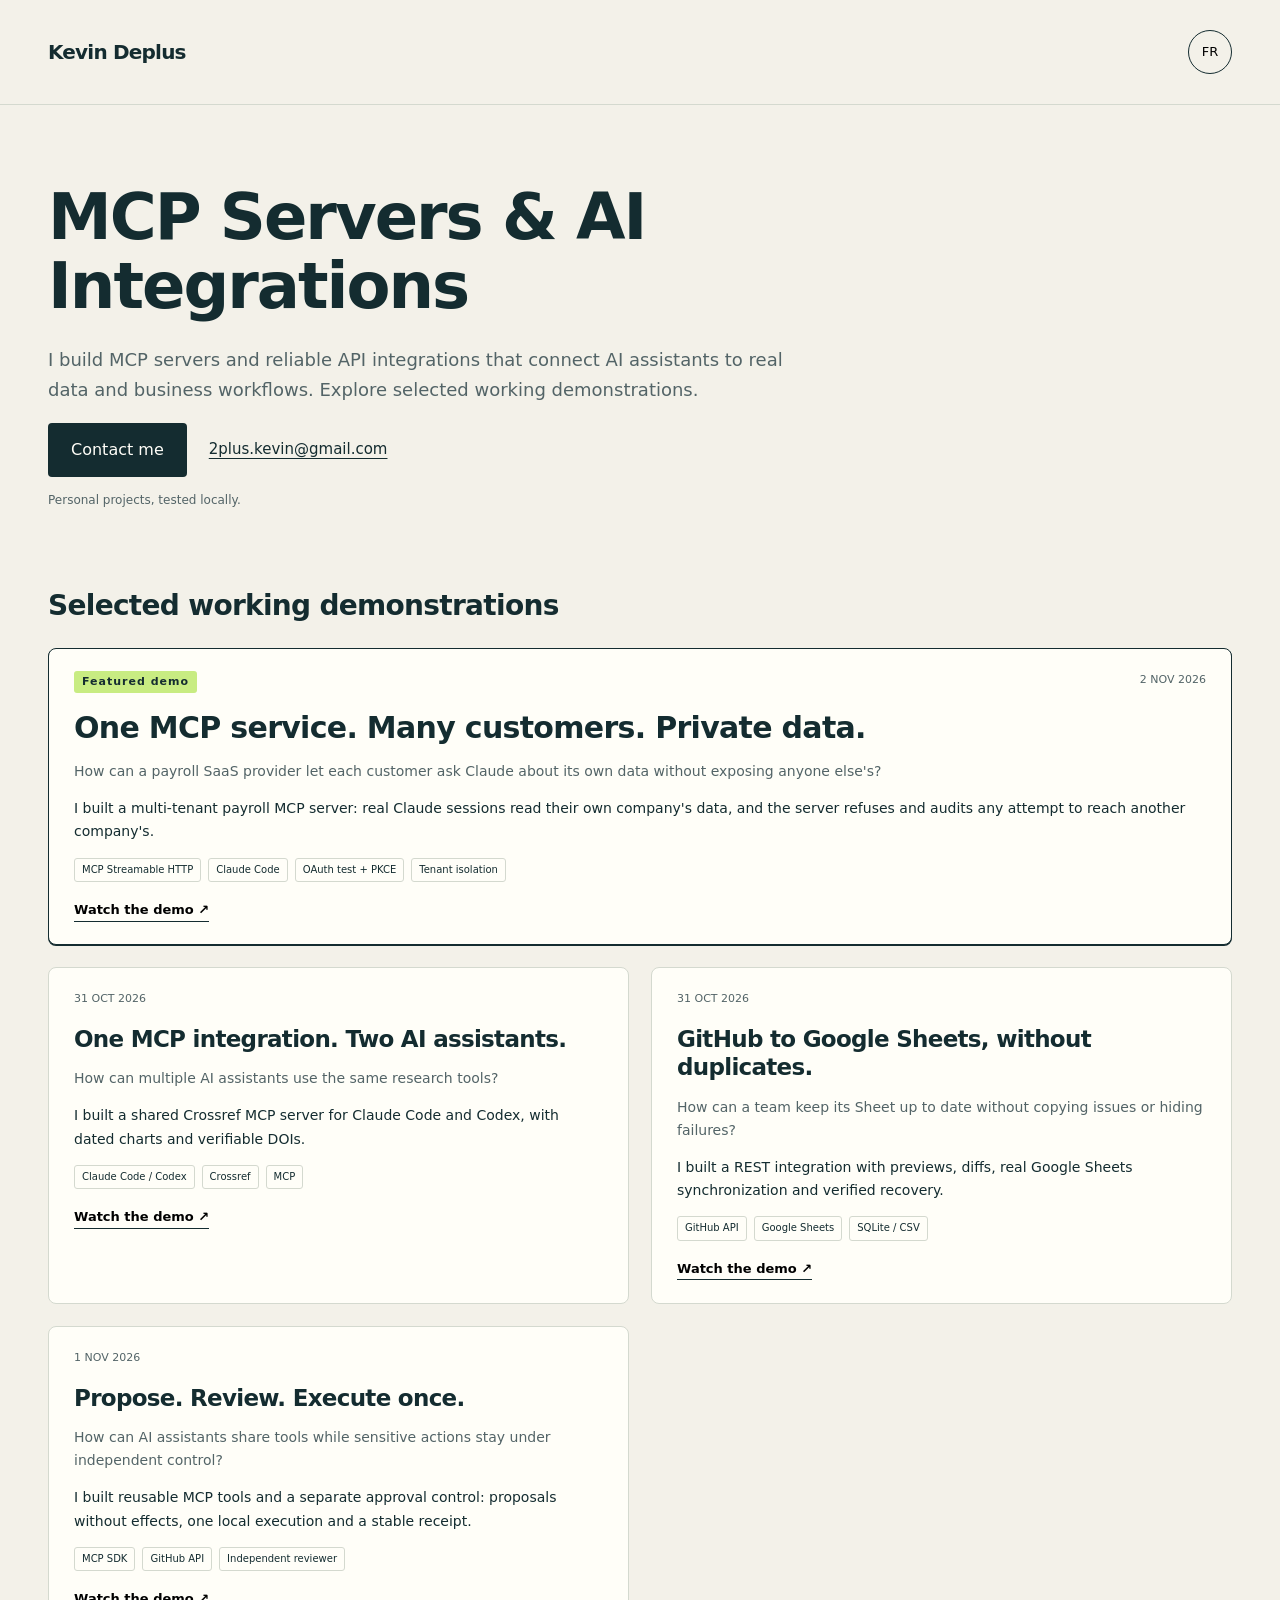
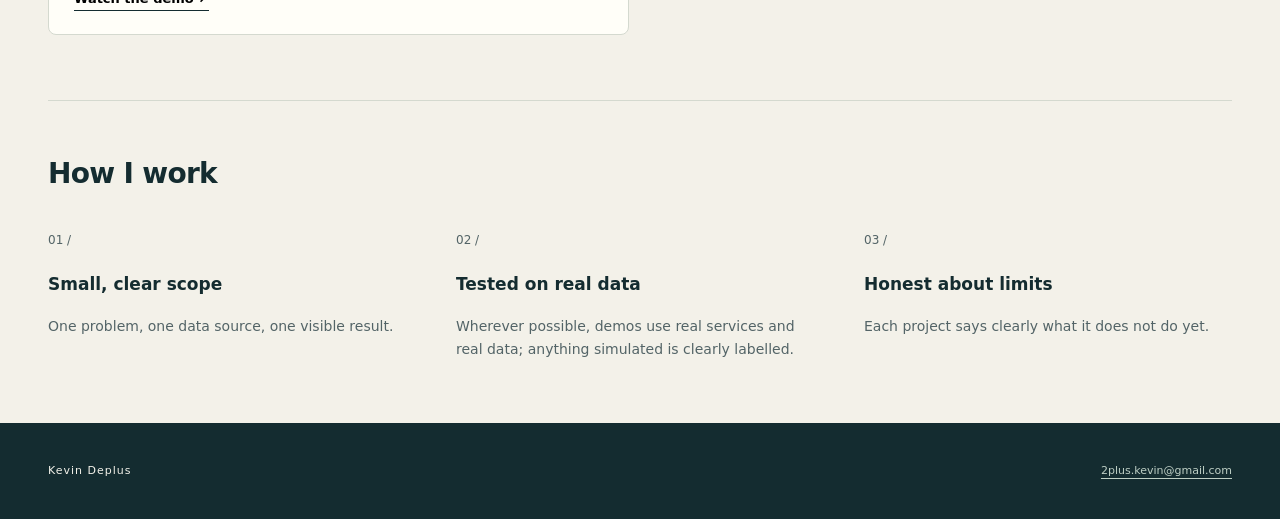
<file: index.html>
<!doctype html>
<html lang="en">
<head><meta charset="utf-8"><meta http-equiv="Content-Security-Policy" content="default-src 'self'; img-src 'self' data:; media-src 'self'; style-src 'self'; script-src 'self'; base-uri 'none'; form-action 'none'"><meta name="referrer" content="no-referrer"><meta name="viewport" content="width=device-width,initial-scale=1"><title>MCP Servers &amp; AI Integrations · Personal engineering portfolio</title><meta name="description" content="Four verifiable personal demonstrations of API integration, reliability, independent approval and MCP access control."><link rel="stylesheet" href="style.css"></head>
<body>
<header><a class="brand" href="./" data-owner></a><nav aria-label="Language"><button id="language" aria-label="Passer en français">FR</button></nav></header>
<main>
<section class="hero"><h1 data-fr="Serveurs MCP et intégrations IA." data-en="MCP Servers &amp; AI Integrations">MCP Servers &amp; AI Integrations</h1><p class="intro" data-fr="Je développe des serveurs MCP et des intégrations API fiables pour relier assistants IA, données réelles et opérations métier. Découvrez quatre démonstrations fonctionnelles." data-en="I build MCP servers and reliable API integrations that connect AI assistants to real data and business workflows. Explore selected working demonstrations.">I build MCP servers and reliable API integrations that connect AI assistants to real data and business workflows. Explore selected working demonstrations.</p><p class="contact"><a class="primary" data-contact data-fr="Me contacter" data-en="Contact me">Contact me</a><a class="contact-address" data-contact data-contact-address></a></p><p class="hero-note" data-fr="Projets personnels, testés localement." data-en="Personal projects, tested locally.">Personal projects, tested locally.</p></section>
<section id="projects"><div class="section-head"><h2 data-fr="Démonstrations sélectionnées" data-en="Selected working demonstrations">Selected working demonstrations</h2></div><div id="cards" class="cards" aria-live="polite"></div></section>
<section id="detail" hidden tabindex="-1"><a href="#projects" id="back" data-fr="← Retour aux projets" data-en="← Back to projects">← Back to projects</a><div id="detail-heading"></div><div id="detail-body"></div></section>
<section id="method" class="method"><h2 data-fr="Ma méthode" data-en="How I work">How I work</h2><div class="method-grid"><article><span>01 /</span><h3 data-fr="Un périmètre petit et clair" data-en="Small, clear scope">Small, clear scope</h3><p data-fr="Un problème, une source de données, un résultat visible." data-en="One problem, one data source, one visible result.">One problem, one data source, one visible result.</p></article><article><span>02 /</span><h3 data-fr="Testé sur des données réelles" data-en="Tested on real data">Tested on real data</h3><p data-fr="Dès que possible, les démos utilisent de vrais services et de vraies données ; ce qui est simulé est signalé." data-en="Wherever possible, demos use real services and real data; anything simulated is clearly labelled.">Wherever possible, demos use real services and real data; anything simulated is clearly labelled.</p></article><article><span>03 /</span><h3 data-fr="Honnête sur les limites" data-en="Honest about limits">Honest about limits</h3><p data-fr="Chaque projet dit clairement ce qu'il ne fait pas encore." data-en="Each project says clearly what it does not do yet.">Each project says clearly what it does not do yet.</p></article></div></section>
</main><footer><p data-owner></p><p><a data-contact data-contact-address></a></p></footer><script src="app.js" type="module"></script>
</body></html>
</file>
<file: style.css>
:root{--paper:#f3f1e9;--ink:#142c30;--muted:#536467;--line:#d4d9cf;--accent:#c8ec82;--white:#fffef8}*{box-sizing:border-box}html{scroll-behavior:smooth}body{margin:0;background:var(--paper);color:var(--ink);font:16px/1.65 system-ui,-apple-system,sans-serif}a{color:inherit;text-underline-offset:4px}button,a{touch-action:manipulation}button{font:inherit;cursor:pointer}button:focus-visible,a:focus-visible{outline:3px solid #395ee5;outline-offset:4px}header{max-width:1280px;margin:auto;display:flex;align-items:center;justify-content:space-between;padding:30px 48px;border-bottom:1px solid var(--line)}.brand{font-size:20px;font-weight:850;line-height:1.15;letter-spacing:-.8px;text-decoration:none}.brand span{display:block;font-size:11px;letter-spacing:3px;font-weight:550;margin-top:8px}nav{display:flex;align-items:center;gap:30px}nav button{border:1px solid var(--ink);background:transparent;border-radius:50%;width:44px;height:44px;font-size:13px}main{max-width:1280px;margin:auto;padding:0 48px}.hero{padding:84px 0 70px;max-width:910px}.eyebrow{font-size:11px;letter-spacing:2px;font-weight:750;color:var(--muted)}h1{font-size:clamp(38px,5.8vw,76px);font-weight:560;line-height:1.08;letter-spacing:-3px;margin:24px 0}.intro{max-width:660px;font-size:19px;color:var(--muted)}.primary{display:inline-block;background:var(--ink);color:var(--white);padding:14px 23px;border-radius:4px;text-decoration:none;margin:18px 0 22px}.section-head{display:flex;align-items:baseline;justify-content:space-between;gap:15px}h2{font-size:28px;line-height:1.3;font-weight:550;letter-spacing:-.7px}.cards{display:grid;grid-template-columns:1fr 1fr;gap:22px}.card{background:var(--white);border:1px solid var(--line);border-radius:8px;overflow:hidden;display:flex;flex-direction:column}.card-content{padding:26px 30px;flex:1}.card-meta{display:flex;justify-content:space-between;gap:10px;font-size:11px;color:var(--muted)}.card h3{font-size:25px;line-height:1.25;letter-spacing:-.7px;font-weight:570;margin:22px 0 12px}.card p{font-size:14px;color:var(--muted)}.tags{display:flex;gap:7px;flex-wrap:wrap;margin:20px 0}.tags span{font-size:10px;border:1px solid var(--line);padding:3px 7px;border-radius:3px}.card-link{border:0;background:transparent;padding:0;font-size:13px;font-weight:750;border-bottom:1px solid var(--ink)}#detail{margin-top:35px;padding:35px;background:var(--white);border:1px solid var(--line);border-radius:8px}#detail h2{font-size:34px}.proof-grid{display:grid;grid-template-columns:1fr 1fr;gap:20px}.proof{padding:20px;background:#edf1eb;border-radius:6px;min-width:0}.proof h3{margin-top:0}.proof p{font-size:12px}.proof pre{background:#152d31;color:#e4eddf;padding:15px;overflow:auto;font-size:11px;line-height:1.65;border-radius:4px;white-space:pre-wrap;overflow-wrap:anywhere}video{width:100%;max-height:560px;background:#12282d;border-radius:5px}.notice{padding:15px 20px;background:#f2eddc;border-left:3px solid #ad8c36;font-size:13px}.method{margin-top:100px;padding:50px 0 70px;border-top:1px solid var(--line)}.method-grid{display:grid;grid-template-columns:repeat(3,1fr);gap:40px;margin-top:34px}.method h3{font-size:17px;font-weight:650}.method article>span{font-size:12px;color:var(--muted)}.method p:not(.eyebrow){font-size:14px;color:var(--muted)}footer{background:var(--ink);color:var(--paper);padding:28px max(24px,calc((100vw - 1184px)/2));display:flex;justify-content:space-between;gap:20px;font-size:11px;letter-spacing:1px}footer p+ p{color:#becfc5;letter-spacing:0}@media(max-width:680px){header{padding:22px}nav{gap:12px}main{padding:0 22px}.hero{padding-top:48px}h1{letter-spacing:-1.8px}.intro{font-size:17px}.section-head{display:block}.cards,.proof-grid,.method-grid{grid-template-columns:1fr}.card-content{padding:22px}.method{margin-top:60px}#detail{padding:20px}#detail h2{font-size:27px}footer{display:block}}
#detail pre{white-space:pre-wrap;overflow-wrap:anywhere;max-width:100%;overflow:auto;font-size:12px;line-height:1.7}#detail-body{min-width:0}header,main{min-width:0}

.detail-intro{font-size:19px;max-width:800px}.recording{margin:32px 0}.supporting{margin:18px 0;border:1px solid var(--line);border-radius:6px;padding:18px}.supporting summary{cursor:pointer;font-weight:650}.supporting summary:focus-visible{outline:3px solid #395ee5;outline-offset:4px}.supporting[open] summary{margin-bottom:18px}

/* Commercial presentation2dbc4205: retain the existing palette and structure. */
.hero{padding:54px 0 42px;max-width:960px}h1{font-size:clamp(36px,5vw,64px);letter-spacing:-2px}.intro{max-width:780px;font-size:18px}.card-content{padding:22px 25px}.card h3{font-size:23px;margin:16px 0 12px}.built{color:var(--ink)!important}.tags{margin:14px 0}.method{margin-top:65px;padding:32px 0 48px}.recording{margin:24px 0}.recording>p{font-size:14px;color:var(--muted);max-width:900px}.media-download{display:inline-block;margin:12px 22px 8px 0;font-size:13px}.recording video{aspect-ratio:16/9;max-height:none;display:block}@media(max-width:680px){.hero{padding:35px 0}.card-content{padding:20px}.media-download{display:block;margin:12px 0}}
.contact{display:flex;align-items:center;flex-wrap:wrap;gap:6px 22px;margin:18px 0 14px}.contact .primary{margin:0}.contact-address{font-size:15px}.hero-note{font-size:12px;color:var(--muted)}footer a{color:inherit}
.card.featured{grid-column:1/-1;border-color:var(--ink);box-shadow:0 1px 0 var(--ink)}.card.featured h3{font-size:30px}.featured-label{background:var(--accent);color:var(--ink);font-weight:750;letter-spacing:1px;padding:2px 8px;border-radius:3px}@media(max-width:680px){.card.featured h3{font-size:24px}}
</file>
